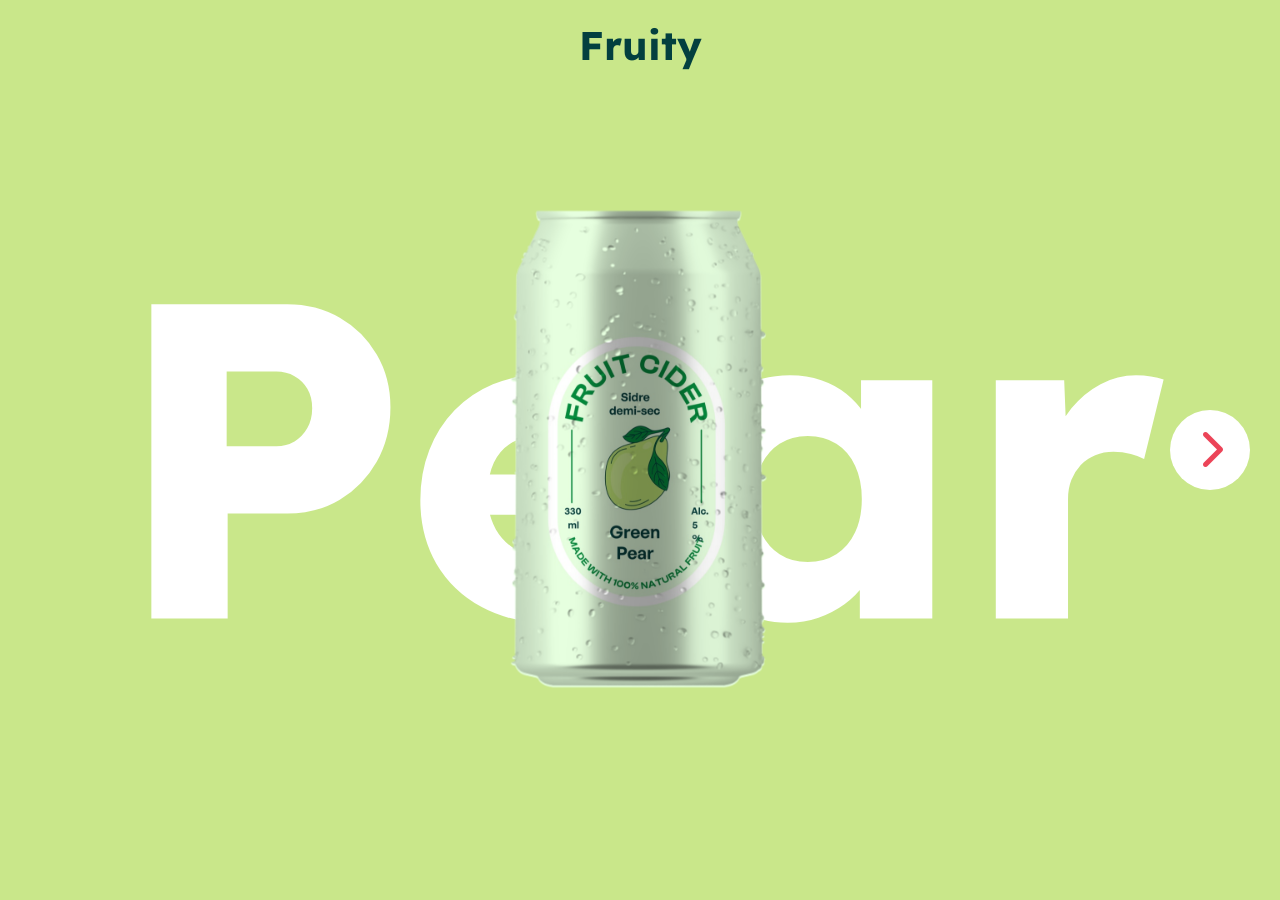
<file: index.html>
<!DOCTYPE html>
<html lang="en">
<head>
    <meta charset="UTF-8">
    <meta name="viewport" content="width=device-width, initial-scale=1.0">
    <script src="https://cdn.jsdelivr.net/npm/gsap@3.12.5/dist/gsap.min.js"></script>
    <link rel="stylesheet" href="https://cdnjs.cloudflare.com/ajax/libs/font-awesome/6.5.2/css/all.min.css"  crossorigin="anonymous" referrerpolicy="no-referrer" />
    <script src="js/fruity.js"></script>
    <link rel="stylesheet" href="css/fruity.css">
    <title>Fruity</title>
</head>
<body>
    <div id="wrap">
        <header id="header"><h1 class="logo">Fruity</h1></header>
        <main id="container">
            <div class="btn-content">
                <button id="prevButton" class="wave"><i class="fa-solid fa-chevron-left"></i></button>
                <button id="nextButton" class="wave"><i class="fa-solid fa-chevron-right"></i></button>
            </div>
            <div class="cane-content">
                <div class="text">
                    <h2 class="caneTit">Pear</h2>
                    <div class="can-imgs">
                        <img src="./images/cane.svg" alt="">
                        <img src="./images/Labels.jpg" alt="" class="cane-labels">
                    </div>
                </div>
            </div>
            <div class="section-container-main">
                <div class="section-content">
                    <section class="section" id="section1"></section>
                    <section class="section" id="section2"></section>
                    <section class="section" id="section3"></section>
                </div>
            </div>
        </main>
    </div>
</body>
</html>
</file>
<file: css/fruity.css>
@import url("https://fonts.googleapis.com/css2?family=Lexend:wght@100..900&display=swap");
*{padding:0; margin:0; box-sizing: border-box;}
img{width: 100%; height: auto;}
a:link,a:visited{text-decoration: none;}
:root {
    --pear-can: #e6ffde;
    --pear-logo: #03403f;
    --apple-can: #f2675a;
    --apple-logo: #ec4458;
    --exotic-can: #9590f1;
    --black-color: #000000;
    --white-color: #ffffff;
    --exotic-logo: #6464ff;
    --pear-background: #c9e78a;
    --apple-background: #ffb2b2;
    --exotic-background: #c1bff2;
}
html{font-size: 62.5%;}
body{font-size: 1.6rem;}
#wrap{font-family: "Lexend", sans-serif; position: relative;}
#header{padding:20px 0; position:fixed; top:0; left:0; width: 100%; z-index: 99;}
.logo{text-align: center; font-size:4.0rem; color:var(--pear-logo)}
.btn-content button{
    display: block;
    position: fixed;
    top: 50%;
    right: 30px;
    z-index: 99;
    transform: translateY(-50%);
    border-radius: 50%;
    height: 80px;
    width: 80px;
    background-color: var(--white-color);
    border: none;
    font-size: 40px;
    color: var(--apple-logo);
    cursor: pointer;
}
#prevButton{left:30px; right: 0; display: none;}
.cane-content .text h2{position: absolute; top:50%; left:50%; transform: translate(-50%, -50%); color:#fff; font-size:44.9rem;}
.cane-content .can-imgs{
    max-width: 265px;
    position: absolute;
    left:50%;
    top: 50%;
    transform: translate(-50%,-50%);
    mask-image: url("../images/cane.svg");
    -webkit-mask-repeat: no-repeat;
    mask-repeat: no-repeat;
    -webkit-mask-position: center center;
    mask-position: center center;
    -webkit-mask-size: 100% auto;
    mask-size: 100% auto;
    overflow: hidden;
}
.can-imgs img{width: 100%;}
.cane-labels{position: absolute; left:0; top:0; width: 300% !important; mix-blend-mode: multiply; transition: all ease-in-out 0.3s;}

.section-container-main{
    width: 100vw;
    overflow: hidden;
    position: relative;
    z-index: -1;
}
.section-content{
    width: 300vw;
    display: flex;
    position: relative;
    align-items: center;
    transition: all ease-in-out 0.5s;
}
.section-content .section{
    width: 100%;
    height: 100vh;
}
#section1{background-color: var(--pear-background);}
#section2{background-color: var(--apple-background);}
#section3{background-color: var(--exotic-background);}
</file>
